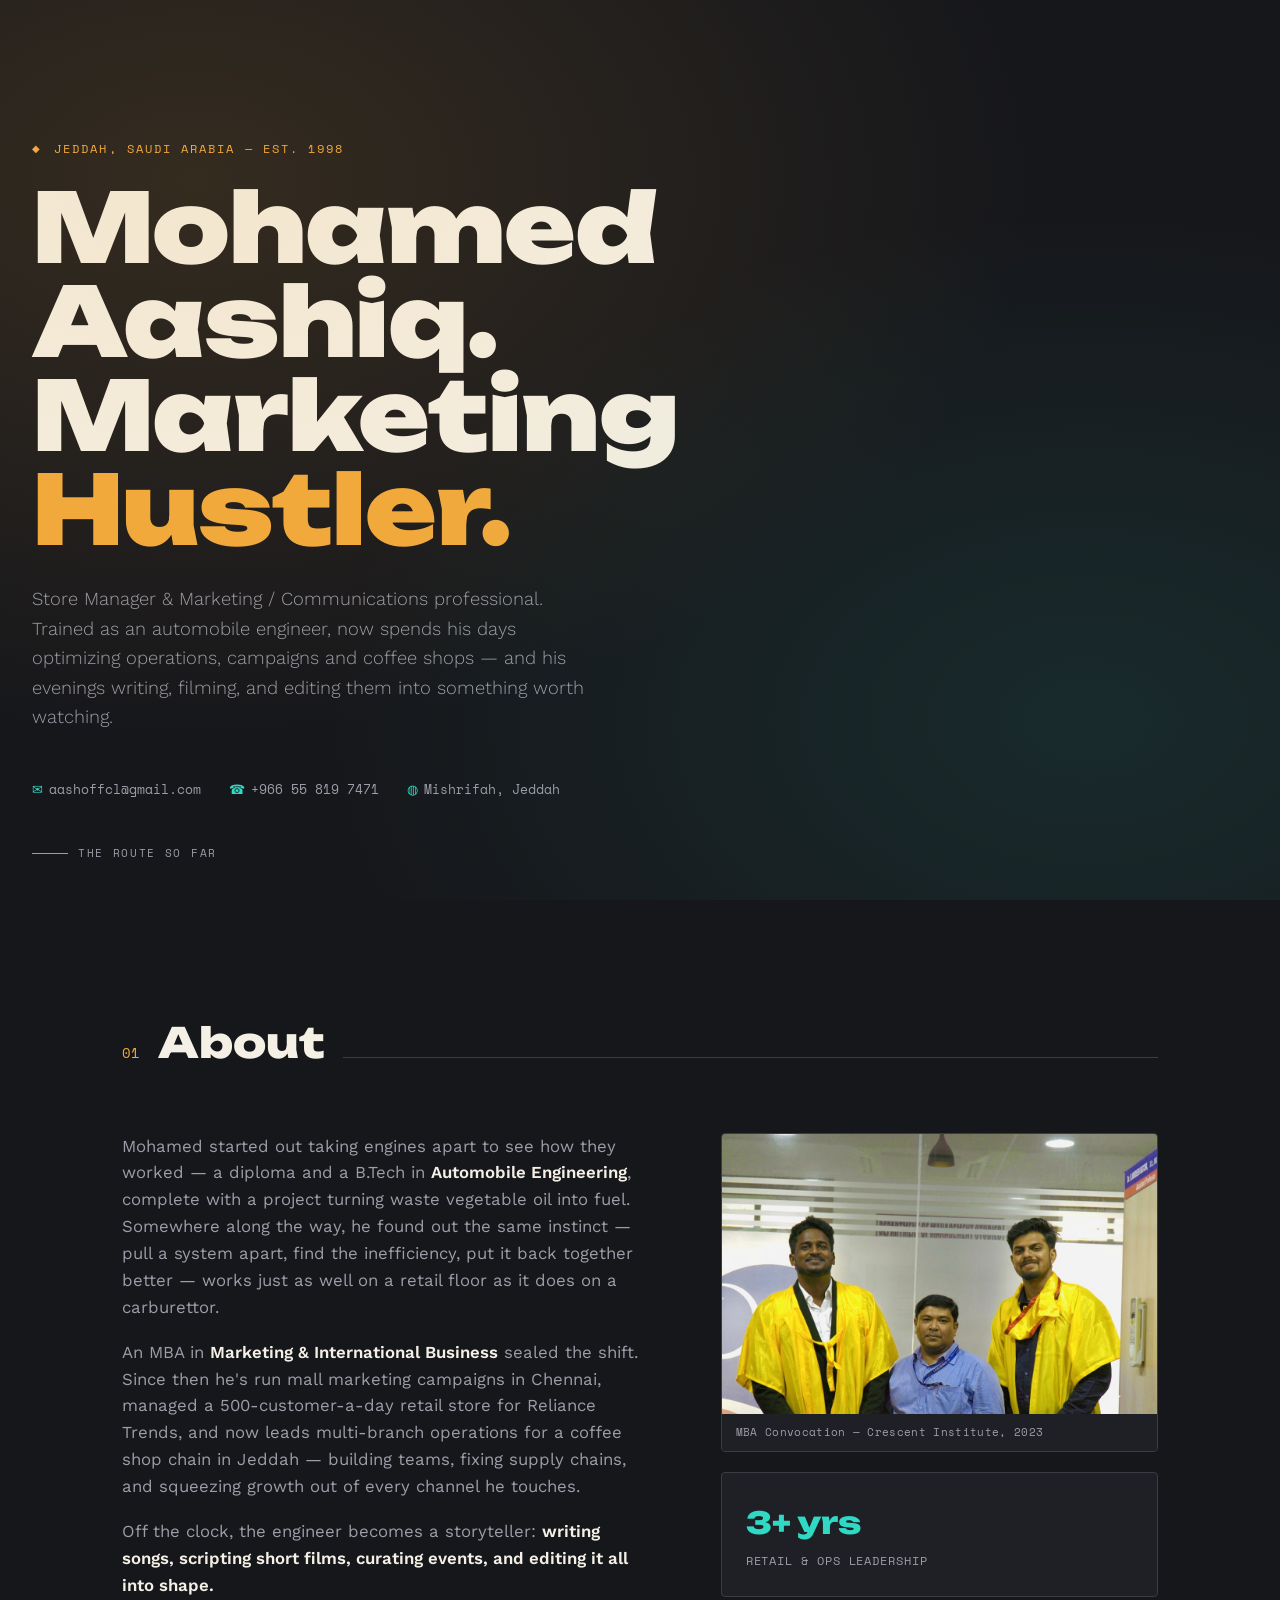
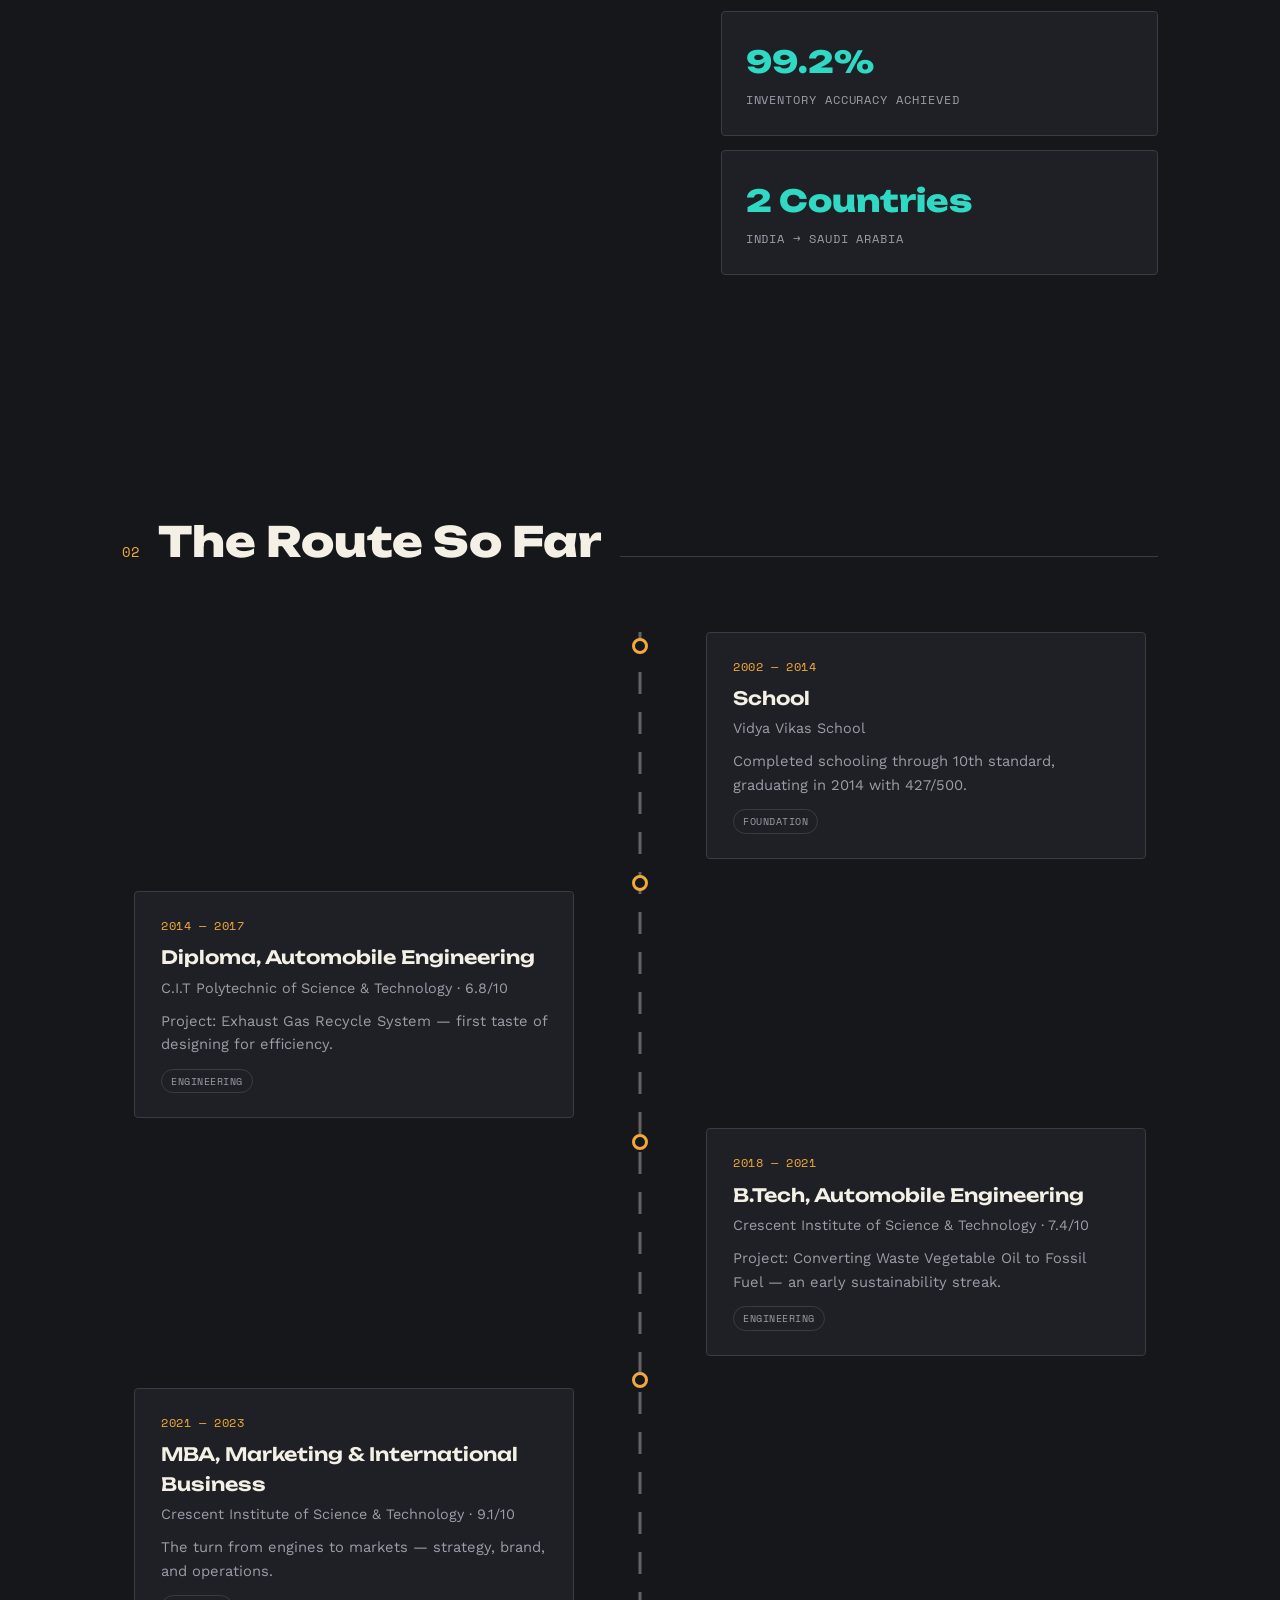
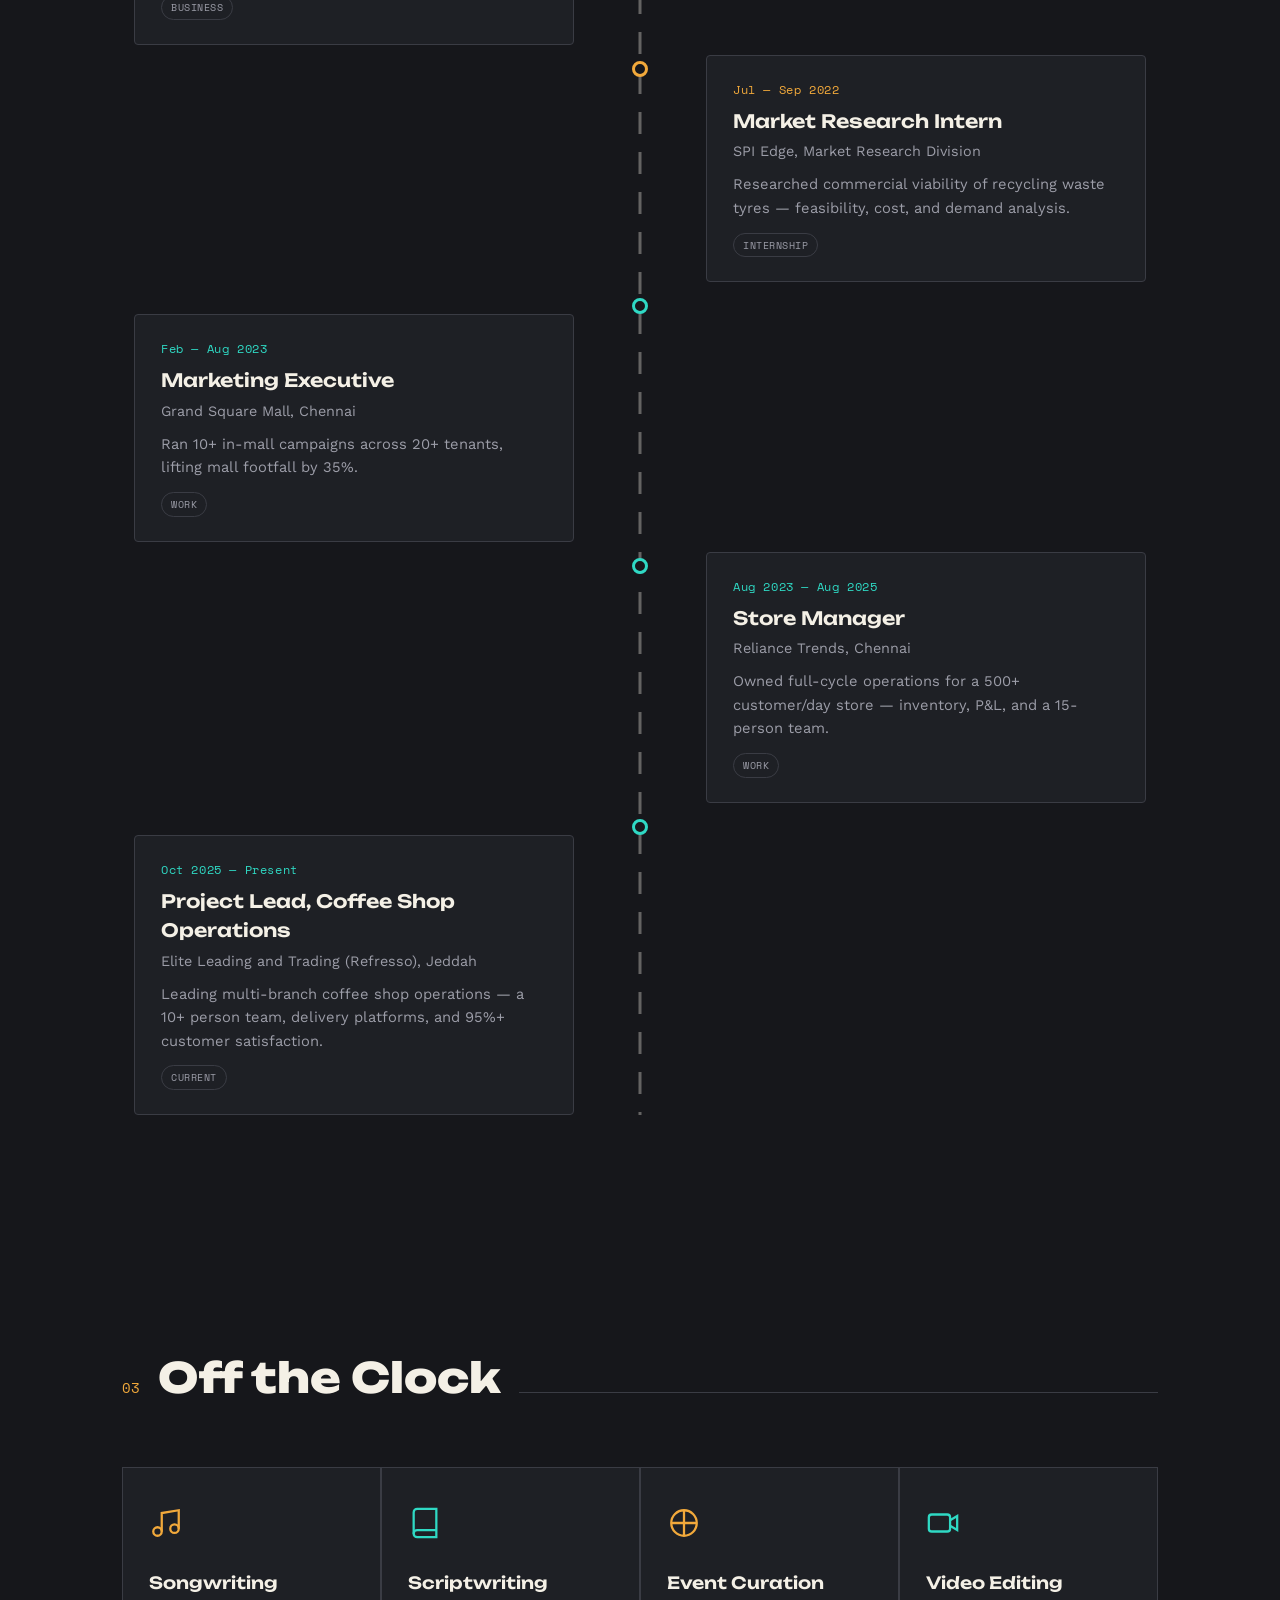
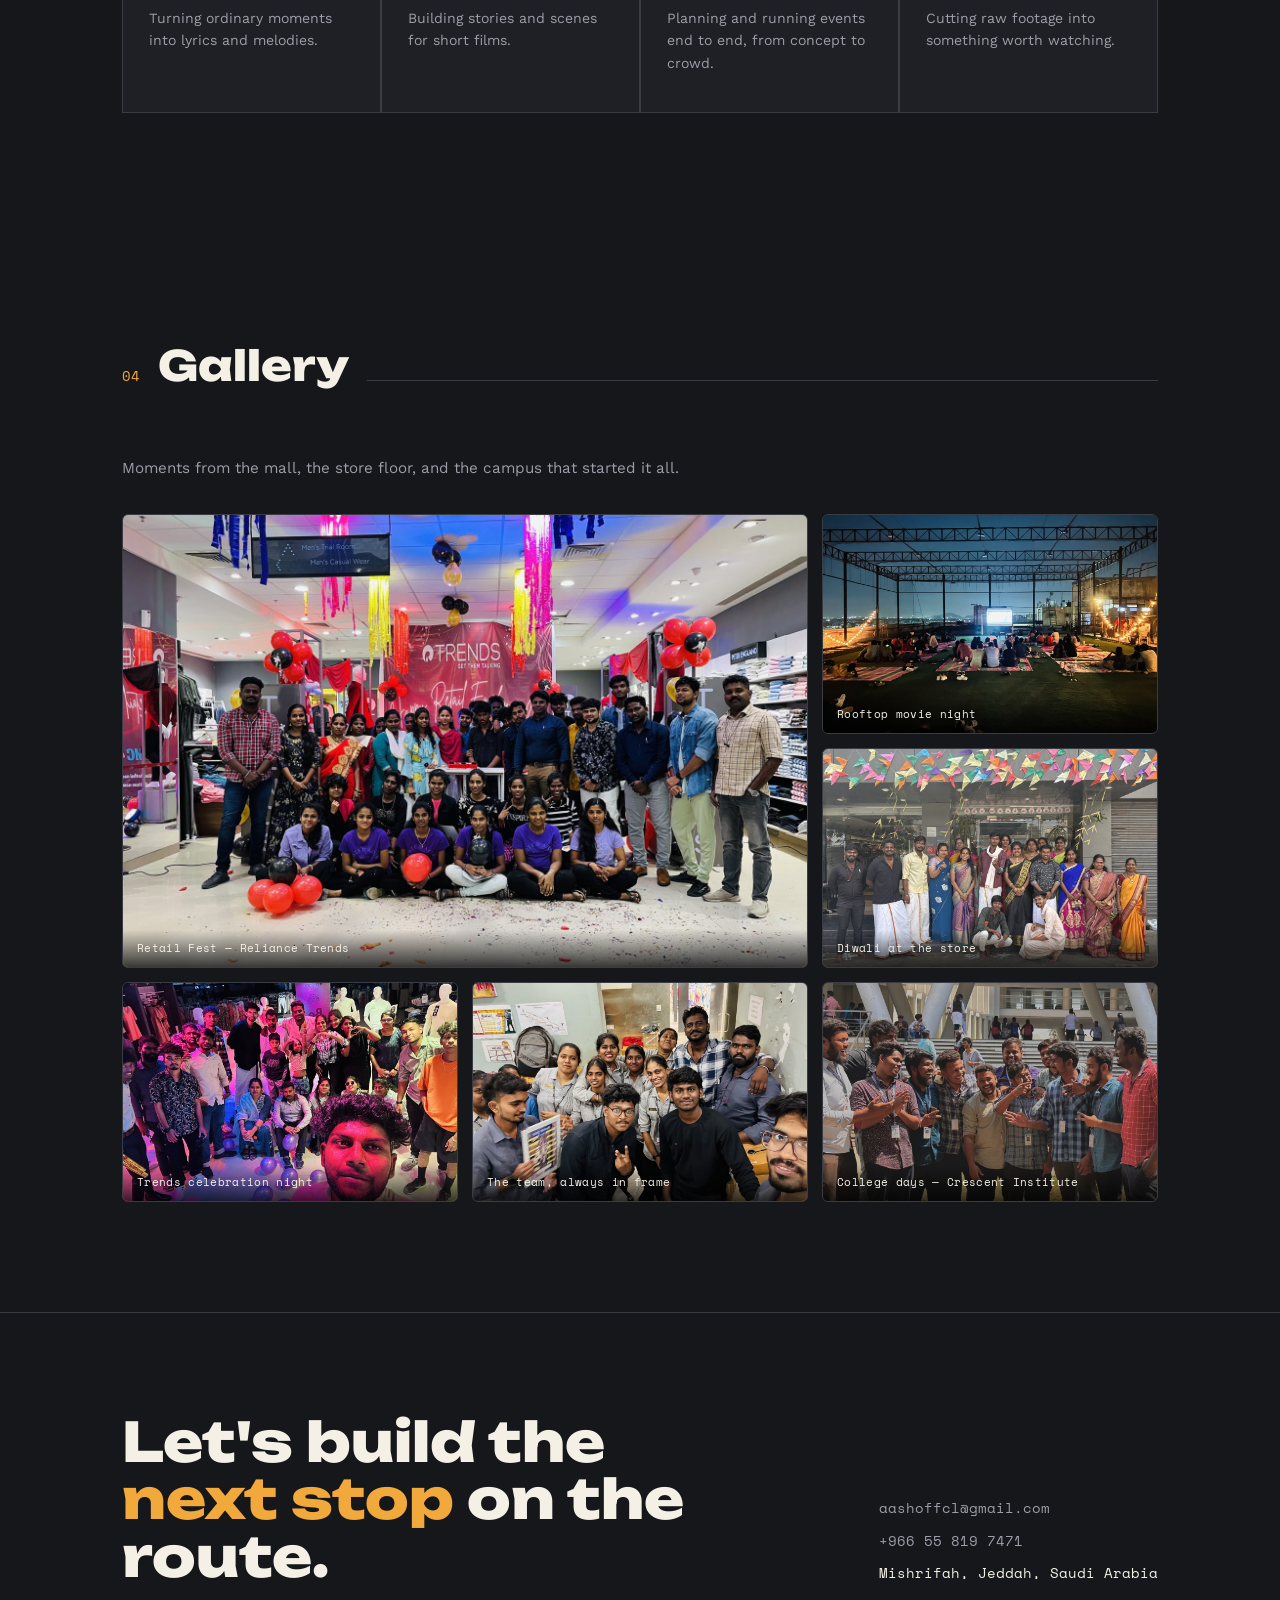
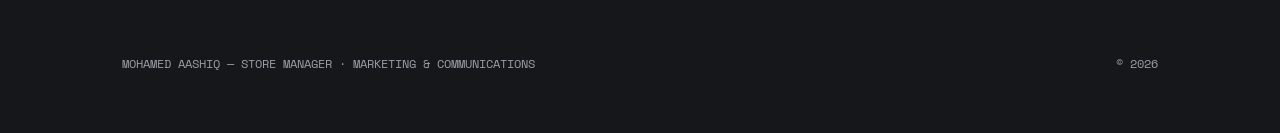
<file: index.html>
<!DOCTYPE html>
<html lang="en">
<head>
<meta charset="UTF-8">
<meta name="viewport" content="width=device-width, initial-scale=1.0">
<title>Mohamed Aashiq — The Long Route</title>
<link rel="icon" type="image/x-icon" href="favicon.ico">
<link rel="preconnect" href="https://fonts.googleapis.com">
<link rel="preconnect" href="https://fonts.gstatic.com" crossorigin>
<link href="https://fonts.googleapis.com/css2?family=Unbounded:wght@400;600;800;900&family=Work+Sans:wght@300;400;500;600&family=Space+Mono:wght@400;700&display=swap" rel="stylesheet">
<link rel="stylesheet" href="style.css">
</head>
<body>

  <!-- HERO -->
  <section class="hero">
    <div class="eyebrow">Jeddah, Saudi Arabia — Est. 1998</div>
    <h1>Mohamed Aashiq.<br>Marketing <span class="accent">Hustler.</span></h1>
    <p class="hero-sub">Store Manager & Marketing / Communications professional. Trained as an automobile engineer, now spends his days optimizing operations, campaigns and coffee shops — and his evenings writing, filming, and editing them into something worth watching.</p>
    <div class="hero-meta">
      <div><span>✉</span>aashoffcl@gmail.com</div>
      <div><span>☎</span>+966 55 819 7471</div>
      <div><span>◍</span>Mishrifah, Jeddah</div>
    </div>
    <div class="scroll-cue"><div class="line"></div>THE ROUTE SO FAR</div>
  </section>

  <!-- ABOUT -->
  <section class="section" id="about">
    <div class="wrap">
      <div class="section-head">
        <span class="section-num">01</span>
        <h2>About</h2>
        <div class="section-line"></div>
      </div>
      <div class="about-grid">
        <div class="about-text reveal">
          <p>Mohamed started out taking engines apart to see how they worked — a diploma and a B.Tech in <strong>Automobile Engineering</strong>, complete with a project turning waste vegetable oil into fuel. Somewhere along the way, he found out the same instinct — pull a system apart, find the inefficiency, put it back together better — works just as well on a retail floor as it does on a carburettor.</p>
          <p>An MBA in <strong>Marketing & International Business</strong> sealed the shift. Since then he's run mall marketing campaigns in Chennai, managed a 500-customer-a-day retail store for Reliance Trends, and now leads multi-branch operations for a coffee shop chain in Jeddah — building teams, fixing supply chains, and squeezing growth out of every channel he touches.</p>
          <p>Off the clock, the engineer becomes a storyteller: <strong>writing songs, scripting short films, curating events, and editing it all into shape.</strong></p>
        </div>
        <div class="reveal">
          <div class="about-photo">
            <img src="images/DSC01837.jpg" alt="Mohamed Aashiq at his MBA convocation, Crescent Institute">
            <div class="about-photo-cap">MBA Convocation — Crescent Institute, 2023</div>
          </div>
          <div class="stat-card"><div class="num">3+ yrs</div><div class="lbl">Retail & Ops Leadership</div></div>
          <div class="stat-card"><div class="num">99.2%</div><div class="lbl">Inventory Accuracy Achieved</div></div>
          <div class="stat-card"><div class="num">2 Countries</div><div class="lbl">India → Saudi Arabia</div></div>
        </div>
      </div>
    </div>
  </section>

  <!-- JOURNEY -->
  <section class="section" id="journey">
    <div class="wrap">
      <div class="section-head">
        <span class="section-num">02</span>
        <h2>The Route So Far</h2>
        <div class="section-line"></div>
      </div>

      <div class="journey">
        <div class="road"></div>

        <div class="stop reveal">
          <div class="marker"><div class="marker-dot"></div></div>
          <div class="stop-card">
            <div class="stop-year">2002 — 2014</div>
            <h3>School</h3>
            <div class="org">Vidya Vikas School</div>
            <p>Completed schooling through 10th standard, graduating in 2014 with 427/500.</p>
            <span class="tag">Foundation</span>
          </div>
        </div>

        <div class="stop reveal">
          <div class="marker"><div class="marker-dot"></div></div>
          <div class="stop-card">
            <div class="stop-year">2014 — 2017</div>
            <h3>Diploma, Automobile Engineering</h3>
            <div class="org">C.I.T Polytechnic of Science & Technology · 6.8/10</div>
            <p>Project: Exhaust Gas Recycle System — first taste of designing for efficiency.</p>
            <span class="tag">Engineering</span>
          </div>
        </div>

        <div class="stop reveal">
          <div class="marker"><div class="marker-dot"></div></div>
          <div class="stop-card">
            <div class="stop-year">2018 — 2021</div>
            <h3>B.Tech, Automobile Engineering</h3>
            <div class="org">Crescent Institute of Science & Technology · 7.4/10</div>
            <p>Project: Converting Waste Vegetable Oil to Fossil Fuel — an early sustainability streak.</p>
            <span class="tag">Engineering</span>
          </div>
        </div>

        <div class="stop reveal">
          <div class="marker"><div class="marker-dot"></div></div>
          <div class="stop-card">
            <div class="stop-year">2021 — 2023</div>
            <h3>MBA, Marketing & International Business</h3>
            <div class="org">Crescent Institute of Science & Technology · 9.1/10</div>
            <p>The turn from engines to markets — strategy, brand, and operations.</p>
            <span class="tag">Business</span>
          </div>
        </div>

        <div class="stop reveal">
          <div class="marker"><div class="marker-dot"></div></div>
          <div class="stop-card">
            <div class="stop-year">Jul — Sep 2022</div>
            <h3>Market Research Intern</h3>
            <div class="org">SPI Edge, Market Research Division</div>
            <p>Researched commercial viability of recycling waste tyres — feasibility, cost, and demand analysis.</p>
            <span class="tag">Internship</span>
          </div>
        </div>

        <div class="stop work reveal">
          <div class="marker"><div class="marker-dot"></div></div>
          <div class="stop-card">
            <div class="stop-year">Feb — Aug 2023</div>
            <h3>Marketing Executive</h3>
            <div class="org">Grand Square Mall, Chennai</div>
            <p>Ran 10+ in-mall campaigns across 20+ tenants, lifting mall footfall by 35%.</p>
            <span class="tag">Work</span>
          </div>
        </div>

        <div class="stop work reveal">
          <div class="marker"><div class="marker-dot"></div></div>
          <div class="stop-card">
            <div class="stop-year">Aug 2023 — Aug 2025</div>
            <h3>Store Manager</h3>
            <div class="org">Reliance Trends, Chennai</div>
            <p>Owned full-cycle operations for a 500+ customer/day store — inventory, P&L, and a 15-person team.</p>
            <span class="tag">Work</span>
          </div>
        </div>

        <div class="stop work reveal">
          <div class="marker"><div class="marker-dot"></div></div>
          <div class="stop-card">
            <div class="stop-year">Oct 2025 — Present</div>
            <h3>Project Lead, Coffee Shop Operations</h3>
            <div class="org">Elite Leading and Trading (Refresso), Jeddah</div>
            <p>Leading multi-branch coffee shop operations — a 10+ person team, delivery platforms, and 95%+ customer satisfaction.</p>
            <span class="tag">Current</span>
          </div>
        </div>

      </div>
    </div>
  </section>

  <!-- HOBBIES -->
  <section class="section" id="hobbies">
    <div class="wrap">
      <div class="section-head">
        <span class="section-num">03</span>
        <h2>Off the Clock</h2>
        <div class="section-line"></div>
      </div>
      <div class="hobby-grid reveal">
        <div class="hobby">
          <svg class="icon" viewBox="0 0 24 24" fill="none" stroke="currentColor" stroke-width="1.6"><path d="M9 18V5l12-2v13"/><circle cx="6" cy="18" r="3"/><circle cx="18" cy="16" r="3"/></svg>
          <h3>Songwriting</h3>
          <p>Turning ordinary moments into lyrics and melodies.</p>
        </div>
        <div class="hobby">
          <svg class="icon" viewBox="0 0 24 24" fill="none" stroke="currentColor" stroke-width="1.6"><path d="M4 19.5A2.5 2.5 0 0 1 6.5 17H20"/><path d="M6.5 2H20v20H6.5A2.5 2.5 0 0 1 4 19.5v-15A2.5 2.5 0 0 1 6.5 2z"/></svg>
          <h3>Scriptwriting</h3>
          <p>Building stories and scenes for short films.</p>
        </div>
        <div class="hobby">
          <svg class="icon" viewBox="0 0 24 24" fill="none" stroke="currentColor" stroke-width="1.6"><circle cx="12" cy="12" r="9"/><path d="M12 3v18M3 12h18"/></svg>
          <h3>Event Curation</h3>
          <p>Planning and running events end to end, from concept to crowd.</p>
        </div>
        <div class="hobby">
          <svg class="icon" viewBox="0 0 24 24" fill="none" stroke="currentColor" stroke-width="1.6"><rect x="2" y="6" width="15" height="12" rx="2"/><path d="M17 10l5-3v10l-5-3"/></svg>
          <h3>Video Editing</h3>
          <p>Cutting raw footage into something worth watching.</p>
        </div>
      </div>
    </div>
  </section>

  <!-- GALLERY -->
  <section class="section" id="gallery">
    <div class="wrap">
      <div class="section-head">
        <span class="section-num">04</span>
        <h2>Gallery</h2>
        <div class="section-line"></div>
      </div>
      <p class="gallery-note">Moments from the mall, the store floor, and the campus that started it all.</p>
      <div class="gallery-grid reveal">
        <figure class="g-photo g1">
          <img src="images/FullSizeRender.jpg" alt="Retail Fest celebration at Reliance Trends, Chennai">
          <figcaption>Retail Fest — Reliance Trends</figcaption>
        </figure>
        <figure class="g-photo">
          <img src="images/IMG_1001.jpg" alt="Rooftop movie night with the team">
          <figcaption>Rooftop movie night</figcaption>
        </figure>
        <figure class="g-photo">
          <img src="images/IMG_0673.jpg" alt="Diwali rangoli celebration outside the store">
          <figcaption>Diwali at the store</figcaption>
        </figure>
        <figure class="g-photo">
          <img src="images/IMG_1793.jpg" alt="Store celebration night with the team">
          <figcaption>Trends celebration night</figcaption>
        </figure>
        <figure class="g-photo">
          <img src="images/IMG_7326.jpg" alt="Team huddle at the store">
          <figcaption>The team, always in frame</figcaption>
        </figure>
        <figure class="g-photo">
          <img src="images/IMG_1609.jpg" alt="College friends at Crescent Institute">
          <figcaption>College days — Crescent Institute</figcaption>
        </figure>
      </div>
    </div>
  </section>

  <!-- FOOTER -->
  <footer>
    <div class="wrap">
      <div class="footer-grid">
        <h2 class="reveal">Let's build the <span class="accent">next stop</span> on the route.</h2>
        <div class="contact-list reveal">
          <a href="mailto:aashoffcl@gmail.com">aashoffcl@gmail.com</a>
          <a href="tel:+966558197471">+966 55 819 7471</a>
          <span>Mishrifah, Jeddah, Saudi Arabia</span>
        </div>
      </div>
      <div class="foot-bottom">
        <span>MOHAMED AASHIQ — STORE MANAGER · MARKETING & COMMUNICATIONS</span>
        <span>© 2026</span>
      </div>
    </div>
  </footer>

  <script src="script.js"></script>

</body>
</html>
</file>
<file: style.css>
:root{
    --bg: #16171B;
    --bg-alt: #1E2025;
    --card: #24262C;
    --amber: #F2A93B;
    --teal: #2FD9C4;
    --text: #F4F0E6;
    --text-muted: #9C9DA8;
    --line: #3A3C44;
    --road: #F4F0E6;
  }
  *{margin:0;padding:0;box-sizing:border-box;}
  html{scroll-behavior:smooth;}
  body{
    background:var(--bg);
    color:var(--text);
    font-family:'Work Sans', sans-serif;
    font-weight:400;
    line-height:1.6;
    overflow-x:hidden;
  }
  h1,h2,h3,.display{font-family:'Unbounded', sans-serif;}
  .mono{font-family:'Space Mono', monospace;}
  a{color:inherit;}
  ::selection{background:var(--amber); color:var(--bg);}

  /* Focus visibility */
  a:focus-visible, button:focus-visible{outline:2px solid var(--teal); outline-offset:3px;}

  .wrap{max-width:1100px; margin:0 auto; padding:0 32px;}

  /* ---------- HERO ---------- */
  .hero{
    min-height:100vh;
    display:flex;
    flex-direction:column;
    justify-content:center;
    position:relative;
    padding:120px 32px 80px;
    overflow:hidden;
  }
  .hero::before{
    content:"";
    position:absolute;
    top:0; left:0; right:0; bottom:0;
    background:
      radial-gradient(ellipse at 15% 20%, rgba(242,169,59,0.14), transparent 55%),
      radial-gradient(ellipse at 85% 80%, rgba(47,217,196,0.10), transparent 50%);
    pointer-events:none;
  }
  .eyebrow{
    font-family:'Space Mono', monospace;
    letter-spacing:0.18em;
    text-transform:uppercase;
    font-size:0.72rem;
    color:var(--amber);
    margin-bottom:22px;
    display:flex;
    align-items:center;
    gap:12px;
  }
  .eyebrow::before{content:"◆"; font-size:0.6rem;}
  .hero h1{
    font-size:clamp(2.6rem, 8vw, 6rem);
    font-weight:900;
    line-height:0.98;
    letter-spacing:-0.01em;
    max-width:900px;
  }
  .hero h1 .accent{color:var(--amber);}
  .hero-sub{
    margin-top:28px;
    max-width:560px;
    font-size:1.15rem;
    color:var(--text-muted);
    font-weight:300;
  }
  .hero-meta{
    margin-top:48px;
    display:flex;
    flex-wrap:wrap;
    gap:28px;
    font-family:'Space Mono', monospace;
    font-size:0.82rem;
    color:var(--text-muted);
  }
  .hero-meta span{color:var(--teal); margin-right:6px;}
  .scroll-cue{
    position:absolute;
    bottom:38px;
    left:32px;
    font-family:'Space Mono', monospace;
    font-size:0.7rem;
    letter-spacing:0.15em;
    color:var(--text-muted);
    display:flex;
    align-items:center;
    gap:10px;
  }
  .scroll-cue .line{width:36px; height:1px; background:var(--text-muted); position:relative; overflow:hidden;}
  .scroll-cue .line::after{
    content:""; position:absolute; left:-36px; top:0; width:36px; height:1px; background:var(--amber);
    animation:cue 2.2s ease-in-out infinite;
  }
  @keyframes cue{ 50%{left:36px;} 100%{left:36px;} }

  /* ---------- SECTION LABELS ---------- */
  .section{padding:110px 32px;}
  .section-head{
    display:flex;
    align-items:baseline;
    gap:18px;
    margin-bottom:56px;
  }
  .section-num{font-family:'Space Mono', monospace; color:var(--amber); font-size:0.85rem;}
  .section-head h2{font-size:clamp(1.8rem,4vw,2.6rem); font-weight:800;}
  .section-line{flex:1; height:1px; background:var(--line);}

  /* ---------- ABOUT ---------- */
  .about-grid{
    display:grid;
    grid-template-columns:1.1fr 0.9fr;
    gap:64px;
    align-items:start;
  }
  .about-text p{color:var(--text-muted); font-size:1.05rem; margin-bottom:18px; max-width:620px;}
  .about-text strong{color:var(--text); font-weight:600;}
  .stat-card{
    background:var(--bg-alt);
    border:1px solid var(--line);
    border-radius:4px;
    padding:26px 24px;
    margin-bottom:14px;
  }
  .stat-card .num{font-family:'Unbounded'; font-size:1.9rem; font-weight:800; color:var(--teal);}
  .stat-card .lbl{font-family:'Space Mono'; font-size:0.72rem; color:var(--text-muted); text-transform:uppercase; letter-spacing:0.08em; margin-top:4px;}
  .about-photo{
    border-radius:4px;
    overflow:hidden;
    border:1px solid var(--line);
    margin-bottom:20px;
  }
  .about-photo img{width:100%; height:280px; object-fit:cover; display:block;}
  .about-photo-cap{
    font-family:'Space Mono'; font-size:0.68rem; color:var(--text-muted);
    padding:10px 14px; background:var(--bg-alt); letter-spacing:0.03em;
  }

  /* ---------- JOURNEY / ROAD TIMELINE ---------- */
  .journey{position:relative;}
  .road{
    position:absolute;
    left:50%;
    top:0;
    bottom:0;
    width:3px;
    transform:translateX(-50%);
    background:repeating-linear-gradient(
      to bottom,
      var(--road) 0px, var(--road) 22px, transparent 22px, transparent 40px
    );
    opacity:0.35;
  }
  .stop{
    position:relative;
    display:grid;
    grid-template-columns:1fr 60px 1fr;
    align-items:start;
    margin-bottom:10px;
  }
  .stop .marker{
    grid-column:2;
    display:flex;
    justify-content:center;
    padding-top:6px;
  }
  .marker-dot{
    width:16px; height:16px;
    border-radius:50%;
    background:var(--bg);
    border:3px solid var(--amber);
    z-index:2;
  }
  .stop.work .marker-dot{border-color:var(--teal);}
  .stop-card{
    background:var(--bg-alt);
    border:1px solid var(--line);
    border-radius:4px;
    padding:24px 26px;
    max-width:440px;
    position:relative;
  }
  .stop:nth-child(odd) .stop-card{grid-column:1; justify-self:end; margin-right:36px;}
  .stop:nth-child(even) .stop-card{grid-column:3; justify-self:start; margin-left:36px;}
  .stop-year{
    font-family:'Space Mono'; font-size:0.75rem; color:var(--amber); letter-spacing:0.05em; margin-bottom:8px;
  }
  .stop.work .stop-year{color:var(--teal);}
  .stop-card h3{font-size:1.15rem; font-weight:600; margin-bottom:4px;}
  .stop-card .org{color:var(--text-muted); font-size:0.9rem; margin-bottom:10px;}
  .stop-card p{color:var(--text-muted); font-size:0.92rem;}
  .tag{
    display:inline-block;
    font-family:'Space Mono';
    font-size:0.65rem;
    padding:3px 9px;
    border-radius:20px;
    border:1px solid var(--line);
    color:var(--text-muted);
    margin-top:12px;
    text-transform:uppercase;
    letter-spacing:0.05em;
  }

  /* ---------- HOBBIES ---------- */
  .hobby-grid{
    display:grid;
    grid-template-columns:repeat(4, 1fr);
    gap:2px;
    background:var(--line);
    border:1px solid var(--line);
  }
  .hobby{
    background:var(--bg-alt);
    padding:38px 26px;
    transition:background 0.25s ease;
  }
  .hobby:hover{background:var(--card);}
  .hobby .icon{width:34px; height:34px; margin-bottom:22px; color:var(--amber);}
  .hobby:nth-child(2) .icon{color:var(--teal);}
  .hobby:nth-child(3) .icon{color:var(--amber);}
  .hobby:nth-child(4) .icon{color:var(--teal);}
  .hobby h3{font-size:1.05rem; font-weight:600; margin-bottom:10px;}
  .hobby p{font-size:0.88rem; color:var(--text-muted);}

  /* ---------- GALLERY ---------- */
  .gallery-note{color:var(--text-muted); font-size:0.95rem; margin-bottom:34px; max-width:560px;}
  .gallery-grid{
    display:grid;
    grid-template-columns:repeat(3, 1fr);
    grid-auto-rows:220px;
    grid-auto-flow:dense;
    gap:14px;
  }
  .gallery-grid .g1{grid-column:span 2; grid-row:span 2;}
  .g-photo{
    position:relative;
    background:var(--bg-alt);
    border:1px solid var(--line);
    border-radius:6px;
    overflow:hidden;
  }
  .g-photo img{
    width:100%; height:100%; object-fit:cover; display:block;
    transition:transform 0.5s ease;
  }
  .g-photo:hover img{transform:scale(1.06);}
  .g-photo figcaption{
    position:absolute; left:0; right:0; bottom:0;
    padding:10px 14px;
    font-family:'Space Mono'; font-size:0.68rem; letter-spacing:0.03em;
    color:var(--text);
    background:linear-gradient(to top, rgba(0,0,0,0.75), transparent);
  }

  /* ---------- FOOTER / CONTACT ---------- */
  footer{
    padding:100px 32px 60px;
    border-top:1px solid var(--line);
  }
  .footer-grid{
    display:flex;
    justify-content:space-between;
    align-items:flex-end;
    flex-wrap:wrap;
    gap:40px;
  }
  footer h2{font-size:clamp(2rem,6vw,3.4rem); font-weight:800; max-width:600px; line-height:1.05;}
  footer h2 .accent{color:var(--amber);}
  .contact-list{display:flex; flex-direction:column; gap:10px; font-family:'Space Mono'; font-size:0.88rem;}
  .contact-list a{color:var(--text-muted); text-decoration:none; transition:color 0.2s;}
  .contact-list a:hover{color:var(--teal);}
  .foot-bottom{
    margin-top:70px;
    display:flex;
    justify-content:space-between;
    color:var(--text-muted);
    font-family:'Space Mono';
    font-size:0.72rem;
    flex-wrap:wrap;
    gap:10px;
  }

  /* reveal animation */
  .reveal{opacity:0; transform:translateY(24px); transition:opacity 0.7s ease, transform 0.7s ease;}
  .reveal.in{opacity:1; transform:translateY(0);}

  @media (prefers-reduced-motion: reduce){
    html{scroll-behavior:auto;}
    .reveal{opacity:1; transform:none; transition:none;}
    .scroll-cue .line::after{animation:none;}
  }

  /* ---------- RESPONSIVE ---------- */
  @media (max-width:860px){
    .about-grid{grid-template-columns:1fr;}
    .hobby-grid{grid-template-columns:repeat(2,1fr);}
    .gallery-grid{grid-template-columns:repeat(2,1fr);}
    .gallery-grid .g1{grid-column:span 2; grid-row:span 1;}
  }
  @media (max-width:680px){
    .section{padding:80px 20px;}
    .hero{padding:100px 20px 70px;}
    .road{left:18px; transform:none;}
    .stop{grid-template-columns:40px 1fr; gap:0;}
    .stop .marker{grid-column:1; padding-top:4px;}
    .stop:nth-child(odd) .stop-card,
    .stop:nth-child(even) .stop-card{
      grid-column:2; justify-self:start; margin-left:20px; margin-right:0; max-width:100%;
    }
    .hobby-grid{grid-template-columns:1fr;}
    .footer-grid{flex-direction:column; align-items:flex-start;}
  }
</file>
